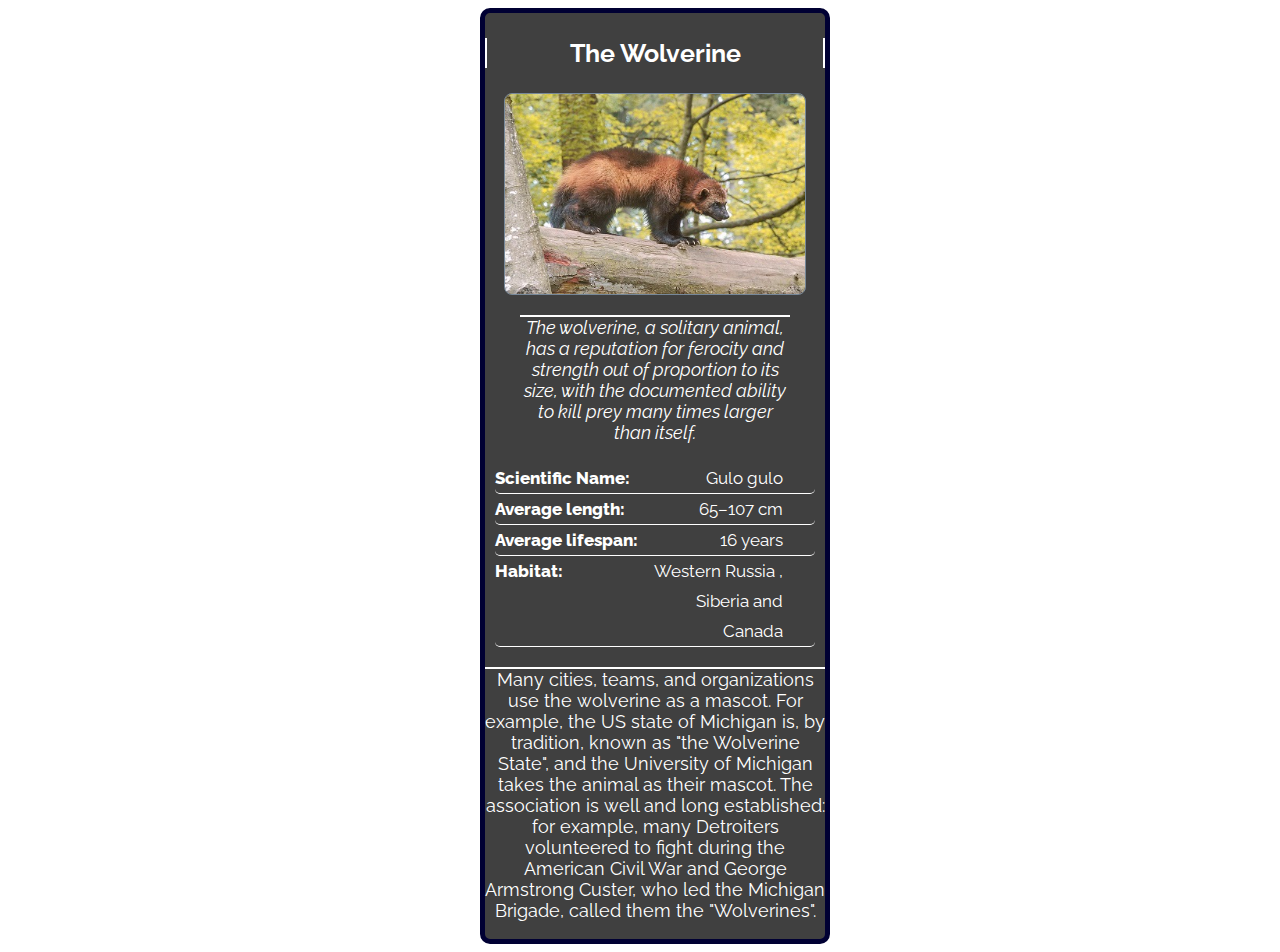
<file: Udacity/animaltc/index.html>
<!DOCTYPE html>
<html>
<head>
	<meta charset="utf-8">
	<title>Animal Trading Cards</title>
	<link rel="stylesheet" href="styles.css">
    <link href="https://fonts.googleapis.com/css?family=Raleway:300,400,400i,700" rel="stylesheet">
</head>
<body>
	<div class = "wrapper">
	 <div class="card">
		<h3 class = "card__header">The Wolverine</h3>
		<img src="logan.jpg" alt="Wolverine" class = "logan">
		<img src="logan2.jpg" alt="Wolverine" class = "logan">
		<img src="logan3.jpg" alt="Wolverine" class = "logan">
		<img src="logan4.jpeg" alt="Wolverine" class = "logan">
		<div class = "card__inner">
			<p class = "common_text italic">The wolverine, a solitary animal, has a reputation for ferocity and strength out of proportion to its size, with the documented ability to kill prey many times larger than itself.</p>
			<ul class = "animal_facts">
				<li class = "animal_fact"><span class="fact_item">Scientific Name:</span><span class="fact_data">Gulo gulo</span></li>
				<li class = "animal_fact"><span class="fact_item">Average length:</span><span class="fact_data"> 65–107 cm</span></li>
				<li class = "animal_fact"><span class="fact_item">Average lifespan:</span><span class="fact_data">16 years</span></li>
                <li class = "animal_fact"><span class="fact_item">Habitat:</span><span class="fact_data">Western Russia , Siberia and Canada</span></li>
			</ul>
			<p class = "common_text">Many cities, teams, and organizations use the wolverine as a mascot. For example, the US state of Michigan is, by tradition, known as "the Wolverine State", and the University of Michigan takes the animal as their mascot. The association is well and long established: for example, many Detroiters volunteered to fight during the American Civil War and George Armstrong Custer, who led the Michigan Brigade, called them the "Wolverines".</p>
		</div>
	 </div>
	</div>
	<script>
        var slideIndex = 0;
        showSlides();
        function showSlides() {
            var i;
            var slides = document.getElementsByClassName("logan");
            for (i = 0; i < slides.length; i++) {
                slides[i].style.display = "none";
            }
            slideIndex++;
            if (slideIndex > slides.length) {
                slideIndex = 1
            }
            slides[slideIndex-1].style.display = "block";
            setTimeout(showSlides, 1300);
        }
</script>
</body>
</html>
</file>
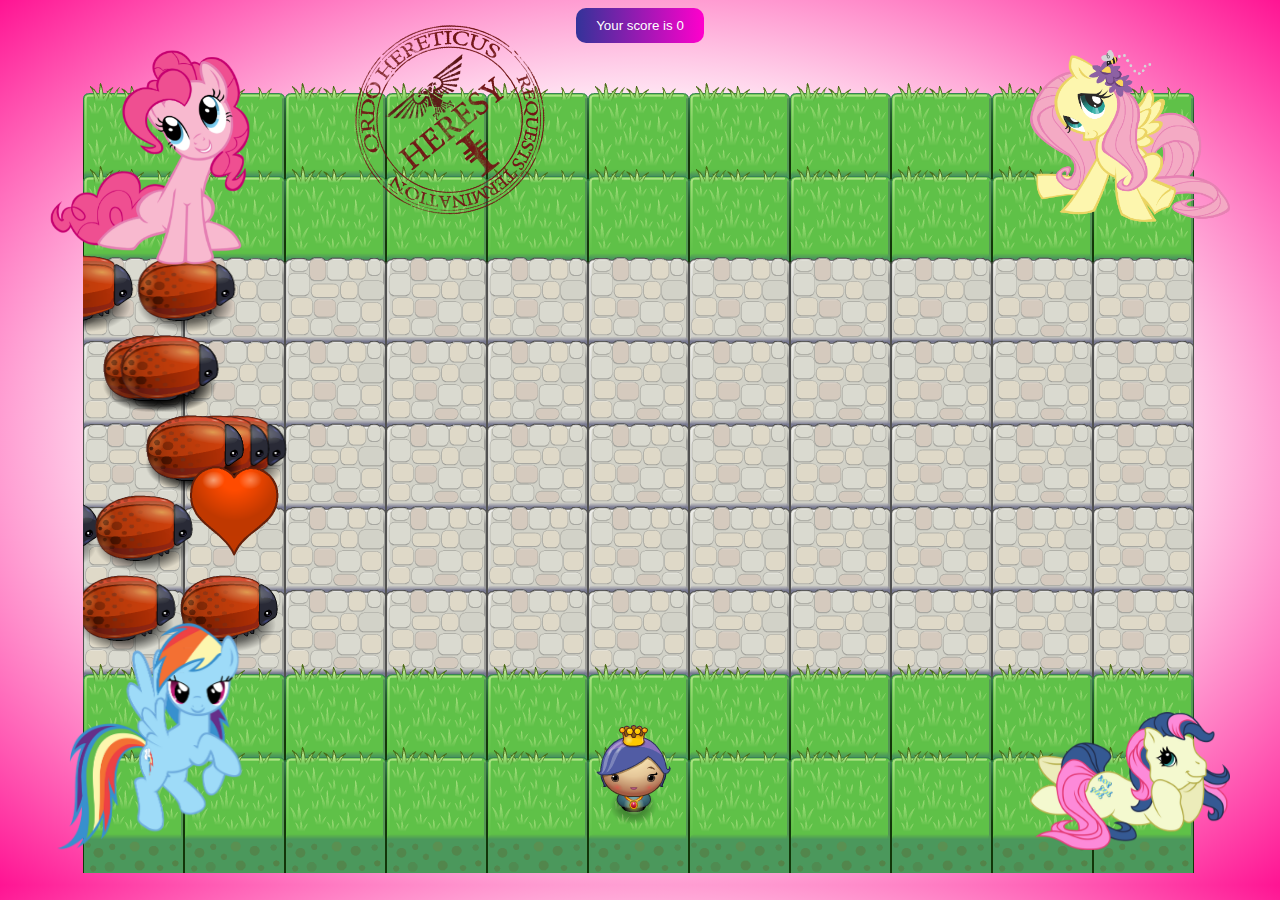
<file: Udacity/arcade-clone/index.html>
<!DOCTYPE html>
<html>
<head>
    <meta charset="UTF-8">
    <title>Arcade-clone</title>
    <link rel="stylesheet" href="css/style.css">
</head>
<body>
<div class="score__box">
    <button class="score__button"></button>
</div>
<div class="pony__container">
    <img src="images/pony0.png" alt="" class="pony pony0">
    <img src="images/pony1.png" alt="" class="pony pony1">
    <img src="images/pony2.png" alt="" class="pony pony2">
    <img src="images/pony3.png" alt="" class="pony pony3">
    <img src="images/Heresy.png" alt="" class="pony heresy">
</div>
<div class="reward__container">
    <div class="modal">
        <p class="reward__text">There expected to be a nice random picture,but it happen to load too slow. Woops. Still restart is here!</p>
        <button class="restart">Restart</button>
    </div>
</div>
<script src="js/resources.js"></script>
<script src="js/app.js"></script>
<script src="js/engine.js"></script>
</body>
</html>
</file>
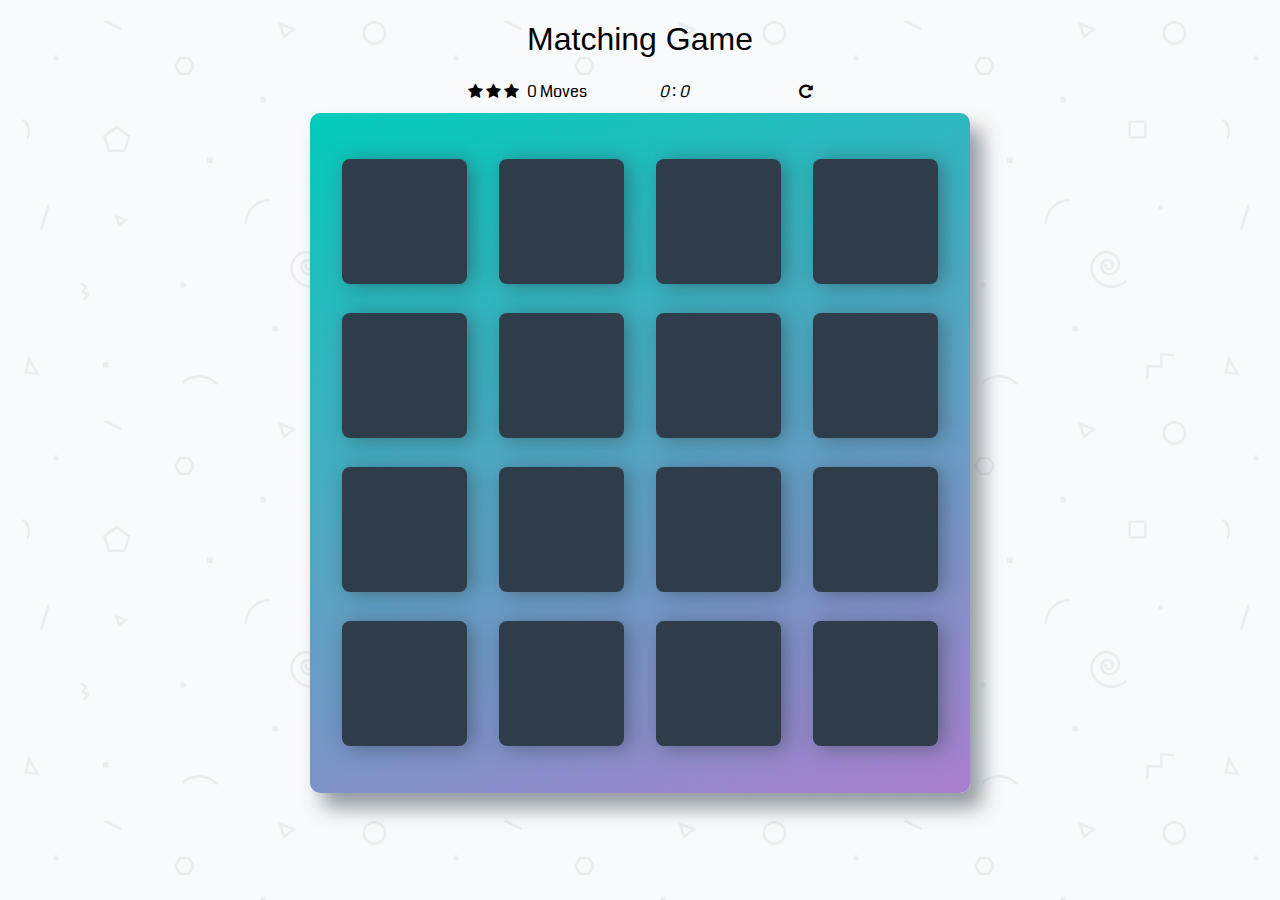
<file: Udacity/memory-Game/index.html>
<!doctype html>
<html lang="en">
<head>
    <meta charset="utf-8">
    <title>Matching Game</title>
    <meta name="description" content="">
    <link rel="stylesheet prefetch" href="https://maxcdn.bootstrapcdn.com/font-awesome/4.6.1/css/font-awesome.min.css">
    <link rel="stylesheet prefetch" href="https://fonts.googleapis.com/css?family=Coda">
    <link rel="stylesheet" href="https://cdn.jsdelivr.net/npm/animate.css@3.5.2/animate.min.css">
    <link rel="stylesheet" href="css/app.css">
</head>
<body>
    <div class="container">
        <header>
            <h1>Matching Game</h1>
        </header>
        <section class="score-panel">
        	<ul class="stars">
        		<li><i class="fa fa-star"></i></li>
        		<li><i class="fa fa-star"></i></li>
        		<li><i class="fa fa-star"></i></li>
        	</ul>
        	<span class="moves">3</span> Moves
            <div class="timer">
                <i class="min">0</i>   :
                <i class="sec">0</i>
            </div>
            <div class="restart">
        		<i class="fa fa-repeat"></i>
        	</div>
        </section>
        <ul class="deck">
            <li class="card">
                <i class="fa fa-diamond"></i>
            </li>
            <li class="card">
                <i class="fa fa-paper-plane-o"></i>
            </li>
            <li class="card match">
                <i class="fa fa-anchor"></i>
            </li>
            <li class="card">
                <i class="fa fa-bolt"></i>
            </li>
            <li class="card">
                <i class="fa fa-cube"></i>
            </li>
            <li class="card match">
                <i class="fa fa-anchor"></i>
            </li>
            <li class="card">
                <i class="fa fa-leaf"></i>
            </li>
            <li class="card">
                <i class="fa fa-bicycle"></i>
            </li>
            <li class="card">
                <i class="fa fa-diamond"></i>
            </li>
            <li class="card">
                <i class="fa fa-bomb"></i>
            </li>
            <li class="card">
                <i class="fa fa-leaf"></i>
            </li>
            <li class="card">
                <i class="fa fa-bomb"></i>
            </li>
            <li class="card open show">
                <i class="fa fa-bolt"></i>
            </li>
            <li class="card">
                <i class="fa fa-bicycle"></i>
            </li>
            <li class="card">
                <i class="fa fa-paper-plane-o"></i>
            </li>
            <li class="card">
                <i class="fa fa-cube"></i>
            </li>
        </ul>
    </div>
    <div class="pop_up">
        <div class="pop_up_content">
            <ul class="content_list">
                <li class="content_item finStars">Stars</li>
                <li class="content_item finMoves">Moves</li>
                <li class="content_item finTime">Time</li>
                <li class="content_item">Wow you are great!</li>
            </ul>
            <button class="content_link">Restart</button>
        </div>
    </div>
    <script src="js/app.js"></script>
</body>
</html>
</file>
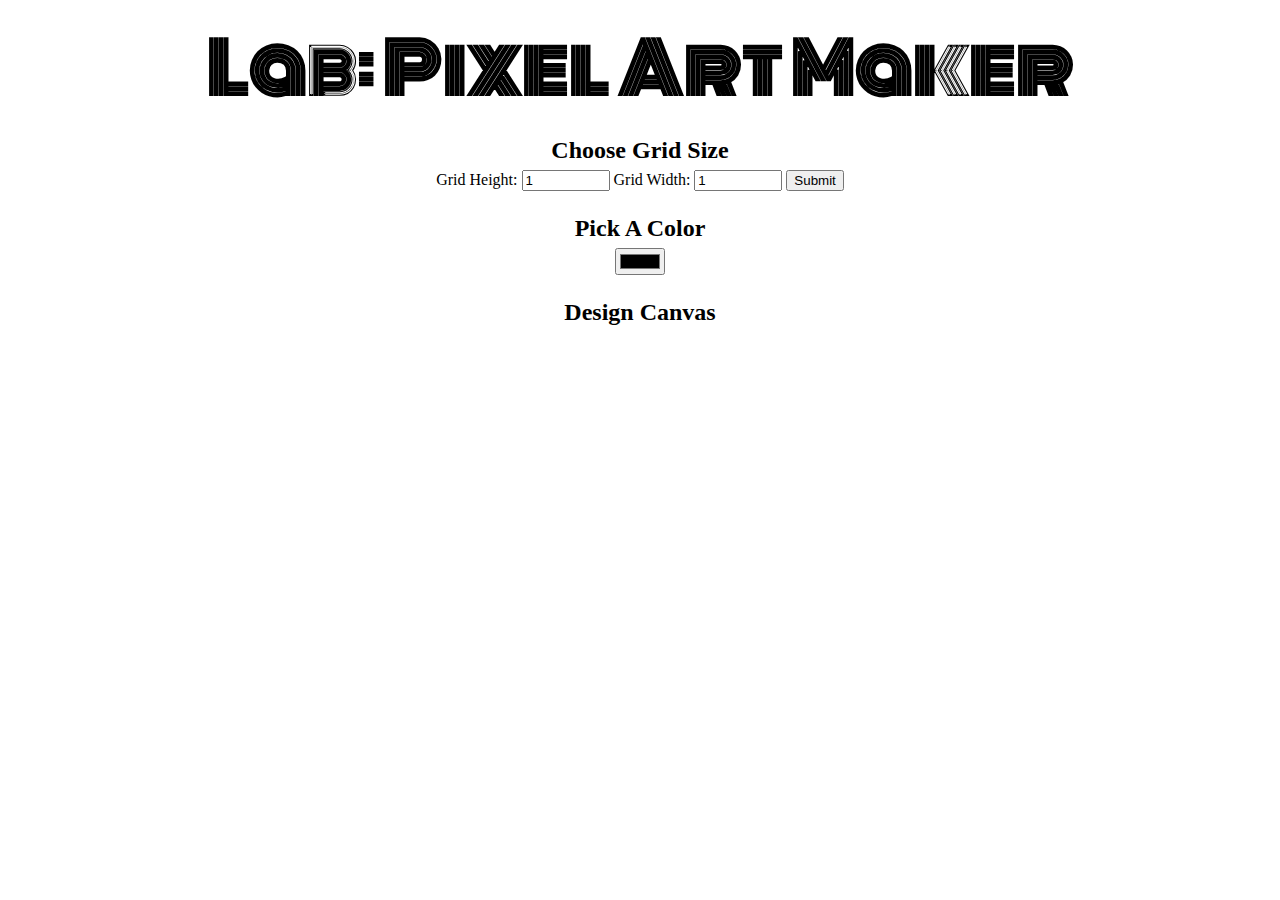
<file: Udacity/pixel-Art/index.html>
<!DOCTYPE html>
<html>
<head>
    <title>Pixel Art Maker!</title>
    <link rel="stylesheet" href="https://fonts.googleapis.com/css?family=Monoton">
    <link rel="stylesheet" href="styles.css">
</head>
<body>
    <h1>Lab: Pixel Art Maker</h1>

    <h2>Choose Grid Size</h2>
    <form id="sizePicker">
        Grid Height:
        <input type="number" id="inputHeight" name="height" min="1" value="1">
        Grid Width:
        <input type="number" id="inputWidth" name="width" min="1" value="1">
        <input type="submit">
    </form>

    <h2>Pick A Color</h2>
    <input type="color" id="colorPicker">

    <h2>Design Canvas</h2>
    <table id="pixelCanvas"></table>

    <script src="designs.js"></script>
</body>
</html>
</file>
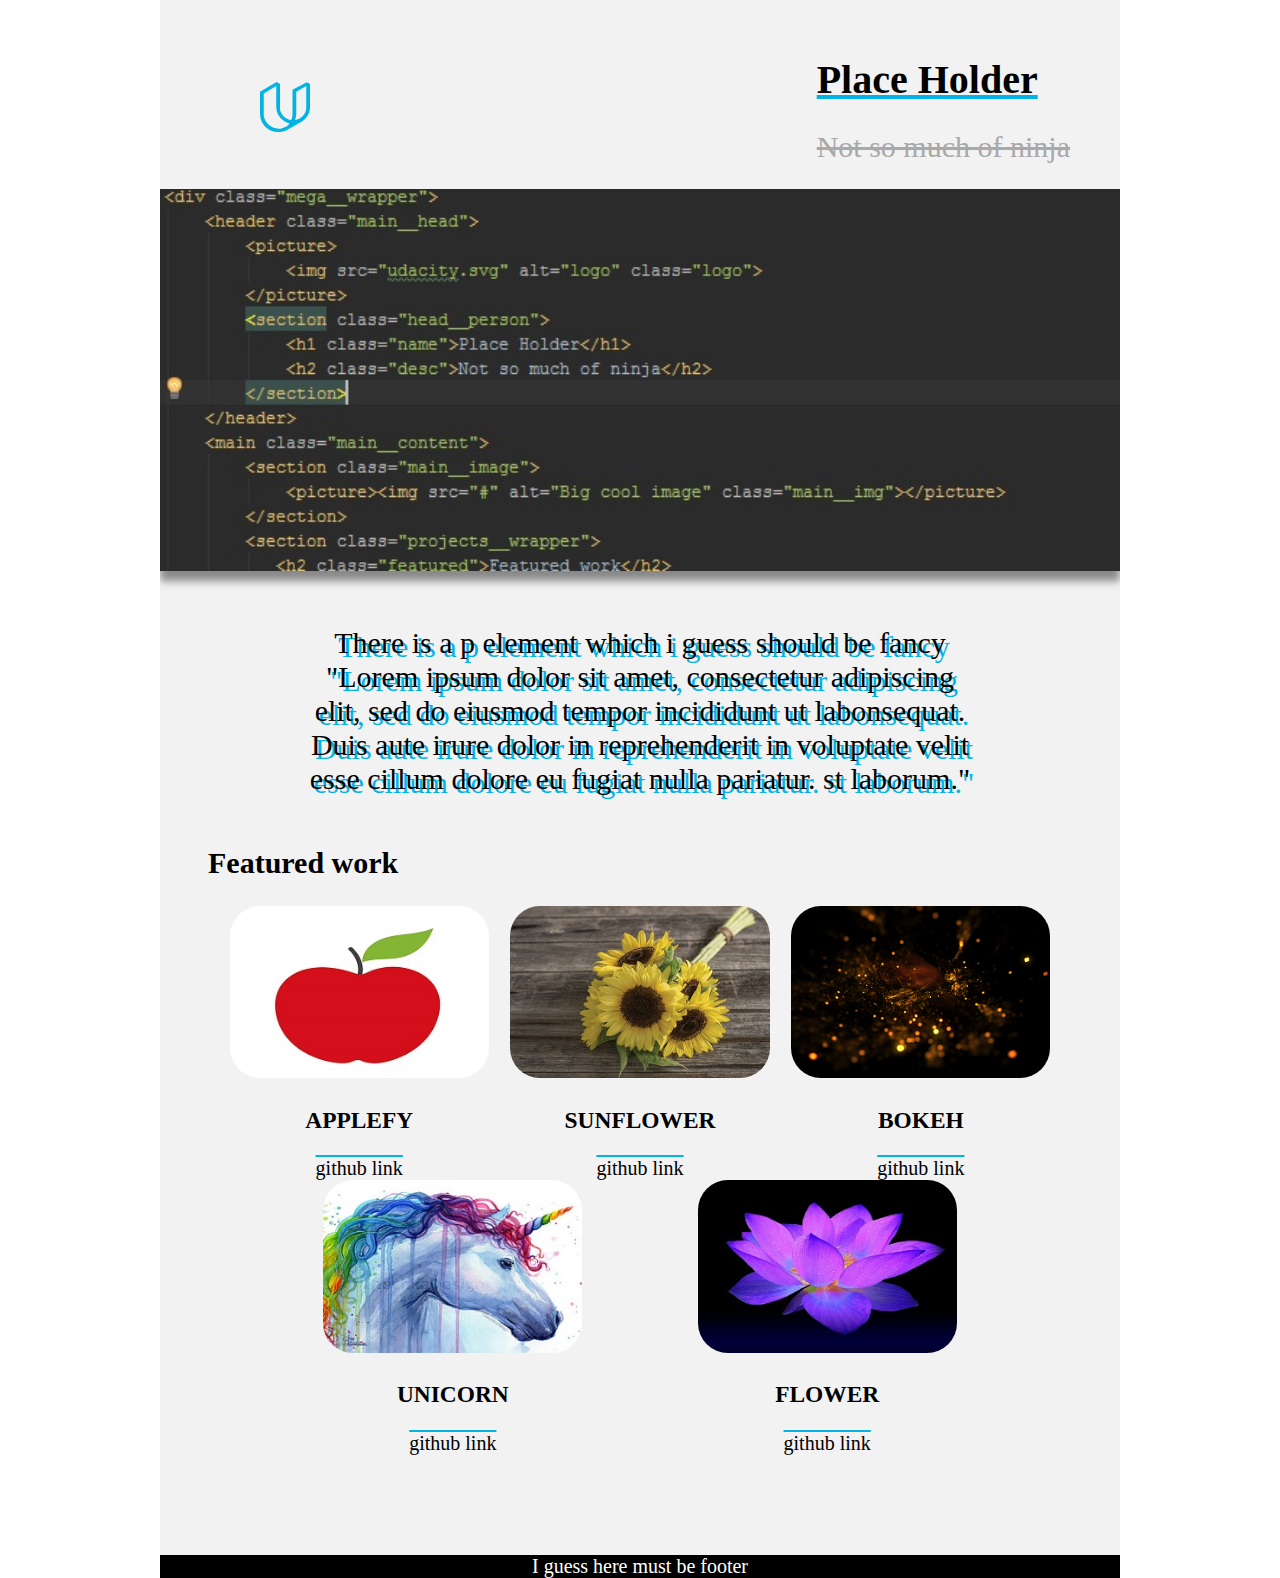
<file: Udacity/portfolio-mockup/index.html>
<!DOCTYPE html>
<html lang="en">
<head>
    <meta charset="UTF-8">
    <meta name="viewport" content="width=device-width, initial-scale=1.0">
    <title>Portfolio mockup</title>
    <link rel="stylesheet" href="css/normalize.css">
    <link rel="stylesheet" href="css/style.css">
</head>
<body>

<!--i really don't know what can be commented here-->
 <div class="mega__wrapper">
     <header class="main__head">
         <picture>
             <img src="img/udacity.svg" alt="logo" class="logo">
         </picture>
         <section class="head__person">
             <h1 class="name">Place Holder</h1>
             <h2 class="desc">Not so much of ninja</h2>
         </section>
     </header>
     <main class="main__content">
         <section class="main__image">
             <picture>
                 <source media="(max-width:767px) and (min-width:426px)"  srcset="img/code-med.jpg">
                 <source media="(max-width:425px)" srcset="img/code-small.jpg">
                 <img src="img/code.jpg" alt="code img">
             </picture>
             <p class="main__text">There is a p element which i guess should be fancy "Lorem ipsum dolor sit amet, consectetur adipiscing elit, sed do eiusmod tempor incididunt ut labonsequat. Duis aute irure dolor in reprehenderit in voluptate velit esse cillum dolore eu fugiat nulla pariatur. st laborum."</p>
         </section>
         <section class="projects__wrapper">
            <h2 class="featured">Featured work</h2>
             <main class="featured__wrapper">
                 <article class="featured__item">
                     <picture class="featured__image"><img src="img/applefy.jpg" alt="applefy"></picture>
                     <h3 class="featured__name">Applefy</h3>
                     <a href="#" class="featured__link">github link</a>
                 </article>
                 <article class="featured__item">
                     <picture class="featured__image"><img src="img/sunflower.jpg" alt="sunflower"></picture>
                     <h3 class="featured__name">Sunflower</h3>
                     <a href="#" class="featured__link">github link</a>
                 </article>
                 <article class="featured__item">
                     <picture class="featured__image"><img src="img/bokeh.png" alt="bokeh"></picture>
                     <h3 class="featured__name">Bokeh</h3>
                     <a href="#" class="featured__link">github link</a>
                 </article>
                 <article class="featured__item">
                     <picture class="featured__image"><img src="img/unicorn.jpg" alt="unicorn"></picture>
                     <h3 class="featured__name">Unicorn</h3>
                     <a href="#" class="featured__link">github link</a>
                 </article>
                 <article class="featured__item">
                     <picture class="featured__image"><img src="img/flower.jpg" alt="flower"></picture>
                     <h3 class="featured__name">Flower</h3>
                     <a href="#" class="featured__link">github link</a>
                 </article>
             </main>
         </section>
     </main>
     <footer class="footer__wrapper">
         <div class="footer__content">
             <span class="footer_text">I guess here must be footer</span>
         </div>
     </footer>
 </div>
</body>
</html>
</file>
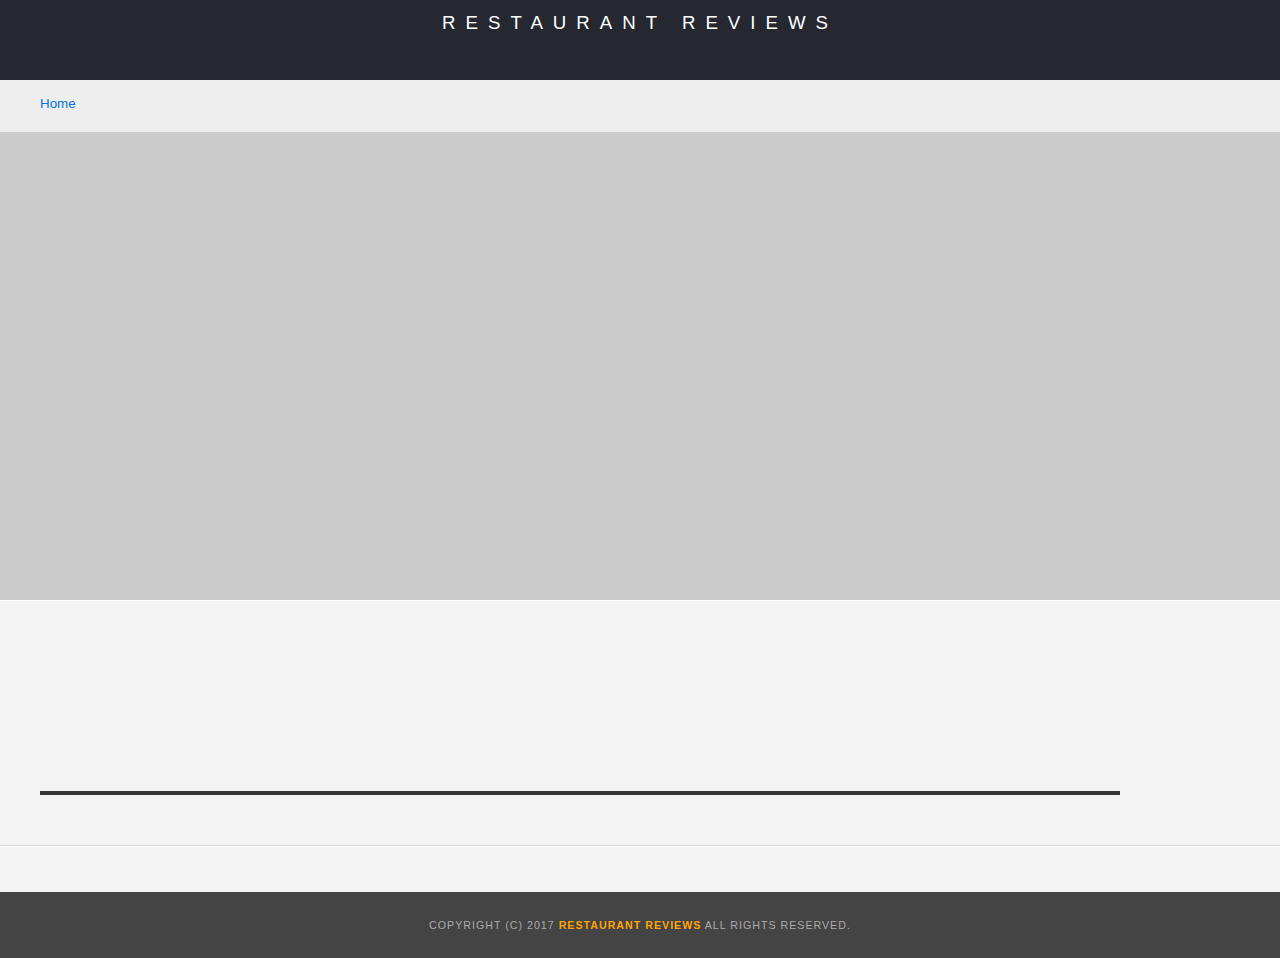
<file: Udacity/restaurant/restaurant.html>
<!DOCTYPE html>
<html>

<head>
  <!-- Normalize.css for better cross-browser consistency -->
  <link rel="stylesheet" src="//normalize-css.googlecode.com/svn/trunk/normalize.css" />
  <meta name="viewport" content="width=device-width, initial-scale=1, viewport-fit=cover">
  <link rel="stylesheet" href="css/styles.css" type="text/css">
  <title>Restaurant Info</title>
</head>

<body class="inside">
  <!-- Beginning header -->
  <header>
    <!-- Beginning nav -->
    <nav>
      <h1><a href="/">Restaurant Reviews</a></h1>
    </nav>
    <!-- Beginning breadcrumb -->
    <ul id="breadcrumb" >
      <li><a href="/">Home</a></li>
    </ul>
    <!-- End breadcrumb -->
    <!-- End nav -->
  </header>
  <!-- End header -->

  <!-- Beginning main -->
  <main id="maincontent">
    <!-- Beginning map -->
    <section id="map-container">
      <div id="map"></div>
    </section>
    <!-- End map -->
    <!-- Beginning restaurant -->
    <section id="restaurant-container">
      <h2 id="restaurant-name"></h2>
      <img id="restaurant-img">
      <p id="restaurant-cuisine"></p>
      <p id="restaurant-address"></p>
      <table id="restaurant-hours"></table>
    </section>
    <!-- end restaurant -->
    <!-- Beginning reviews -->
    <section id="reviews-container">
      <ul id="reviews-list"></ul>
    </section>
    <!-- End reviews -->
  </main>
  <!-- End main -->

  <!-- Beginning footer -->
  <footer id="footer">
    Copyright (c) 2017 <a href="/"><strong>Restaurant Reviews</strong></a> All Rights Reserved.
  </footer>
  <!-- End footer -->

  <!-- Beginning scripts -->
  <!-- Database helpers -->
  <script type="text/javascript" src="js/dbhelper.js"></script>
  <!-- Main javascript file -->
  <script type="text/javascript" src="js/restaurant_info.js"></script>
  <!-- Google Maps -->
  <script async defer src="https://maps.googleapis.com/maps/api/js?key=AIzaSyDrhAyG4dTeZv20uB-O_31nFUE5vfFka_A&libraries=places&callback=initMap"></script>
  <!-- End scripts -->

</body>

</html>
</file>
<file: Udacity/animaltc/styles.css>
<<<<<<< HEAD
body{
    background-color: black;
}
.wrapper{
    font-family: 'Raleway', sans-serif;
	width:320px;
	margin:0 auto;
	text-align: center;
    color:white;
    font-size:18px;
}
.card{
	width:340px;
	margin: 0 auto;
	border:5px solid rgb(0, 0, 51);
	border-radius: 10px;
	background-color: rgb(64, 64, 64);
}
.card__header{
	font-size:25px;
    border-left:2px solid white;
    border-right:2px solid white;
}
.card__header:hover{
    color:#525c65;
    background-color: #02b3e4;
    border-right-color:#525c65;
    border-left-color:#525c65;
}
.logan{
	width:300px;
	height:200px;
	border-radius: 8px;
	margin:0 auto;
    border:1px solid lightslategrey;
}
.logan:hover{
    border-color:#02b3e4;
}
.animal_facts{
    width:320px;
    margin:0 auto;
	padding-left:0;
	list-style-type: none;
	text-align: left;
	font-size:17px;
	margin-top:20px;
	margin-bottom: 20px;
	line-height: 30px;
}
.animal_fact{
    display: block;
    border-bottom: 1px solid white;
    border-radius:5px;
}
.animal_fact:hover{
    border-color:#02b3e4;
}
.animal_facts:last-child{
    margin-top:20px;
}

.animal_fact >span {
	display:inline-block;
    vertical-align: top;
}

.fact_item{
    font-weight: 800;
    text-align: left;
    width:45%
}
.fact_data{
    text-align: right;
    width:45%
}
.italic{
	font-style: italic;
	width:270px;
	margin:0 auto;
	margin-top:20px;
	margin-bottom:20px;
}
.common_text{
    border-top:2px solid white;
=======
body{
    background-color: black;
}
.wrapper{
    font-family: 'Raleway', sans-serif;
	width:320px;
	margin:0 auto;
	text-align: center;
    color:white;
    font-size:18px;
}
.card{
	width:340px;
	margin: 0 auto;
	border:5px solid rgb(0, 0, 51);
	border-radius: 10px;
	background-color: rgb(64, 64, 64);
}
.card__header{
	font-size:25px;
    border-left:2px solid white;
    border-right:2px solid white;
}
.card__header:hover{
    color:#525c65;
    background-color: #02b3e4;
    border-right-color:#525c65;
    border-left-color:#525c65;
}
.logan{
	width:300px;
	height:200px;
	border-radius: 8px;
	margin:0 auto;
    border:1px solid lightslategrey;
}
.logan:hover{
    border-color:#02b3e4;
}
.animal_facts{
    width:320px;
    margin:0 auto;
	padding-left:0;
	list-style-type: none;
	text-align: left;
	font-size:17px;
	margin-top:20px;
	margin-bottom: 20px;
	line-height: 30px;
}
.animal_fact{
    display: block;
    border-bottom: 1px solid white;
    border-radius:5px;
}
.animal_fact:hover{
    border-color:#02b3e4;
}
.animal_facts:last-child{
    margin-top:20px;
}

.animal_fact >span {
	display:inline-block;
    vertical-align: top;
}

.fact_item{
    font-weight: 800;
    text-align: left;
    width:45%
}
.fact_data{
    text-align: right;
    width:45%
}
.italic{
	font-style: italic;
	width:270px;
	margin:0 auto;
	margin-top:20px;
	margin-bottom:20px;
}
.common_text{
    border-top:2px solid white;
>>>>>>> dc327a25f761591ac1afb7b9e775743c7911a285
}
</file>
<file: Udacity/arcade-clone/css/style.css>
body {
    text-align: center;
    background: radial-gradient(hotpink,white,deeppink);
}

.pony{
    width:200px;
}
.pony0{
    position: absolute;
    right:50px;
    top:50px;
}
.pony1{
     position: absolute;
     left:50px;
     top:50px;
 }
.pony2{
    position: absolute;
    left:50px;
    bottom:50px;
}
.pony3{
    position: absolute;
    right:50px;
    bottom:50px;
}
.heresy{
    position: absolute;
    top:20px; left:350px;
    transform: rotate(-20deg);
}
.reward__container{
    display: none;
    width:100%;
    margin:0 auto;
    text-align: center;
    position: relative;
    background:rgba(0,0,0,0.5);
}
.modal{
    width:80%;
    height:600px;
    margin:0 auto;
    position: absolute;
    left:270px;
    top:100px;
    background:rgba(0,0,0,0.8);
    z-index: 1;
    color:white;
    font-size:30px;
}
.restart{
    width:300px;
    font-size:30px;
    margin: 0 auto;
    padding:50px 30px;
    margin-top:100px;
    background: radial-gradient(#52c234, #061700);
    color:goldenrod;
    border: none;
    border-radius:50%;
}

.score__button{
    outline: none;
    border:none;
    border-radius:10px;
    padding:10px 20px;
    color:white;
    background: linear-gradient(to left, #ff00cc, #333399);
}
</file>
<file: Udacity/memory-Game/css/app.css>
html {
    box-sizing: border-box;
}


*,
*::before,
*::after {
    box-sizing: inherit;
}


html,
body {
    width: 100%;
    height: 100%;
    margin: 0;
    padding: 0;
    position: relative;
}


body {
    background: #ffffff url('../img/geometry2.png'); /* Background pattern from Subtle Patterns */
    font-family: 'Coda', cursive;
    overflow: auto;
}


.container {
    display: flex;
    justify-content: center;
    align-items: center;
    flex-direction: column;
}


h1 {
    font-family: 'Open Sans', sans-serif;
    font-weight: 300;
}


/*
 * Styles for the deck of cards
 */


.deck {
    width: 660px;
    min-height: 680px;
    background: linear-gradient(160deg, #02ccba 0%, #aa7ecd 100%);
    padding: 32px;
    border-radius: 10px;
    box-shadow: 12px 15px 20px 0 rgba(46, 61, 73, 0.5);
    display: flex;
    flex-wrap: wrap;
    justify-content: space-between;
    align-items: center;
    margin: 0 0 3em;
}


.deck .card {
    height: 125px;
    width: 125px;
    background: #2e3d49;
    font-size: 0;
    color: #fff;
    border-radius: 8px;
    cursor: pointer;
    display: flex;
    justify-content: center;
    align-items: center;
    box-shadow: 5px 2px 20px 0 rgba(46, 61, 73, 0.5);
}


.deck .card.open {
    transform: rotateY(0);
    background: #02b3e4;
    cursor: default;
}


.deck .card.show {
    font-size: 33px;
}


.deck .card.match {
    cursor: default;
    background: #02ccba;
    font-size: 33px;
}


/*
 * Styles for the Score Panel
 */


.score-panel {
    text-align: left;
    width: 345px;
    margin-bottom: 10px;
}


.score-panel .stars {
    margin: 0;
    padding: 0;
    display: inline-block;
    margin: 0 5px 0 0;
}


.score-panel .stars li {
    list-style: none;
    display: inline-block;
}


.score-panel .restart {
    float: right;
    cursor: pointer;
}


.timer {
    display: inline-block;
    text-align: right;
    margin-left: 20%;
}
/*Pop Up*/

.pop_up {
    width: 100%;
    margin: 0 auto;
    display: none;
    position: absolute;
    top: -400px;
}


.pop_up_content {
    border-radius: 30px;
    width: 700px;
    margin: 0 auto;
    display: flex;
    text-align: center;
    justify-content: space-between;
    background-color: cornflowerblue;
    animation: popUpDrop 1s ease forwards;
}


.pop_up_content > * {
    vertical-align: top;
    text-align: center;
}


.content_list {
    list-style-type: none;
    margin-left: 50px;
    font-size: 20px;
}


.content_link {
    border: none;
    outline: none;
    padding: 10px 20px;
    border-radius: 0 15px 15px 0;
    background-color: limegreen;
    font-size: 25px;
    font-weight: normal;
}
/*Pop Up*/

@keyframes popUpDrop {
    0%{}
    75% { transform: translateY( 730px)}
    100%{ transform: translateY( 700px)}
}
</file>
<file: Udacity/pixel-Art/styles.css>
body {
    text-align: center;
}

h1 {
    font-family: Monoton;
    font-size: 70px;
    margin: 0.2em;
}

h2 {
    margin: 1em 0 0.25em;
}

h2:first-of-type {
    margin-top: 0.5em;
}

table,
tr,
td {
    border: 1px solid black;
}

table {
    border-collapse: collapse;
    margin: 0 auto;
}

tr {
    height: 20px;
}

td {
    width: 20px;
}

input[type=number] {
    width: 6em;
}
</file>
<file: Udacity/portfolio-mockup/css/style.css>
/*a comment for serious business*/

body {
    margin: 0 auto;
    font-size:20px;
}

.mega__wrapper {
    width: 75%;
    margin: 0 auto;
    background: rgb(242, 242, 242);
    overflow: auto;
}

.main__head {
    display: flex;
    justify-content: space-between;
    overflow: auto;
    align-items: center;
}

.main__head > picture {
    margin-top: 30px;
    margin-left: 100px;
}

.logo {
    width: 50px;
    height: 50px;
}

.head__person {
    margin-top: 30px;
    margin-right: 50px;
}

.name {
    font-weight: 700;
    text-decoration: underline;
    text-decoration-color: #02b3e4;
}

.desc {
    font-weight: 300;
    text-decoration: line-through;
    color: darkgrey;
}

.main__image > picture > img{
    box-shadow: 0 10px 8px #888;
    width:100%;
}

.main__img {
    width: 100%;
}
.main__text{
    text-align: center;
    font: 30px italic;
    text-shadow: 4px 4px #02b3e4;
    width: 70%;
    margin: 50px auto;
}
.projects__wrapper {
    width: 90%;
    margin: 0 auto 100px;
}

.featured__wrapper {
    display: flex;
    justify-content: space-evenly;
    align-items: center;
    margin: 0 auto;
    flex-wrap: wrap;
    flex-shrink: 1;
}

.featured__item {
    width: 30%;
    text-align: center;
}

.featured__image > img {
    width: 100%;
    border-radius:30px;
}

.featured__name {
    text-transform: uppercase;
}

.featured__link {
    text-decoration: overline ;
    text-decoration-color: #02b3e4;
    color: black;
    font-size: 20px;
}

.footer__content {
    margin: 0 auto;
    font-size: 20px;
    text-align: center;
    color: white;
    background-color: black;
}

@media only screen and (max-width:767px){
    .mega__wrapper{
        width:95%;
    }
    .logo {
        width: 40px;
        height: 40px;
    }
    .main__text{
        font-size:23px;
    }
    .main__head > picture {
        margin-top: 25px;
        margin-left: 40px;
    }
    .head__person{
        margin-right: 25px;
        margin-top: 40px;
    }
    .projects__wrapper {
        text-align: center;
    }

    .featured {
        font-size: 30px;
    }

    .featured__wrapper {
        flex-direction: column;
    }

    .featured__item {
        width: 50%;
    }
    .footer_text{
        font-size:40px;
    }

}


@media only screen and (max-width:425px){
    .mega__wrapper{
        width:100%;
    }

    .logo {
        width: 20px;
        height: 20px;
    }
    .name,
    .desc{
        font-size: 20px;
    }

    .main__image > picture > img{
        width:100%;
    }
    .main__head > picture {
        margin-top: 10px;
        margin-left: 15px;
    }
    .head__person{
        margin-right:15px;
        margin-top:10px;
    }
    .main__text{
        font-size:18px;
    }
    .projects__text{
        font-size:80px;
        display: block;
    }
    .featured {
        font-size: 30px;
    }

    .featured__item {
        width: 80%;
        font-size: 20px;
        margin-bottom: 50px;
    }

    .footer_text{
        font-size:30px;
    }
}
</file>
<file: Udacity/restaurant/css/styles.css>
@charset "utf-8";
/* CSS Document */
*{
  box-sizing: border-box;
}
body,td,th,p{
	font-family: Arial, Helvetica, sans-serif;
	font-size: 10pt;
	color: #333;
	line-height: 1.5;
}
body {
	background-color: #fdfdfd;
	margin: 0;
	position:relative;
}
ul, li {
	font-family: Arial, Helvetica, sans-serif;
	font-size: 10pt;
	color: #333;
}
a {
	color: orange;
	text-decoration: none;
}
a:hover, a:focus {
	color: #3397db;
	text-decoration: none;
}
a img{
	border: none 0 #fff;
}
h1, h2, h3, h4, h5, h6 {
  font-family: Arial, Helvetica, sans-serif;
  margin: 0 0 20px;
}
article, aside, canvas, details, figcaption, figure, footer, header, hgroup, menu, nav, section {
	display: block;
}
#maincontent {
  background-color: #f3f3f3;
  min-height: 100%;
}
#footer {
  background-color: #444;
  color: #aaa;
  font-size: 8pt;
  letter-spacing: 1px;
  padding: 25px;
  text-align: center;
  text-transform: uppercase;
}
/* ====================== Navigation ====================== */
nav {
  width: 100%;
  height: 80px;
  background-color: #252831;
  text-align:center;
}
nav h1 {
  margin: auto;
}
nav h1 a {
  color: #fff;
  font-size: 14pt;
  font-weight: 200;
  letter-spacing: 10px;
  text-transform: uppercase;
}
#breadcrumb {
    padding: 10px 40px 16px;
    list-style: none;
    background-color: #eee;
    font-size: 17px;
    margin: 0;
    width: 100%;
}

/* Display list items side by side */
#breadcrumb li {
    display: inline;
}

/* Add a slash symbol (/) before/behind each list item */
#breadcrumb li+li:before {
    padding: 8px;
    color: black;
    content: "/\00a0";
}

/* Add a color to all links inside the list */
#breadcrumb li a {
    color: #0275d8;
    text-decoration: none;
}

/* Add a color on mouse-over */
#breadcrumb li a:hover {
    color: #01447e;
    text-decoration: underline;
}
/* ====================== Map ====================== */
#map {
  height: 400px;
  width: 100%;
  background-color: #ccc;
}
/* ====================== Restaurant Filtering ====================== */
.filter-options {
  width: 100%;
  background-color: #3397DB;
  align-items: center;
}
.filter-options h2 {
  color: white;
  font-size: 1rem;
  font-weight: normal;
  line-height: 1;
  margin: 0 20px;
}
.filter-options select {
  background-color: white;
  border: 1px solid #fff;
  font-family: Arial,sans-serif;
  font-size: 11pt;
  height: 35px;
  letter-spacing: 0;
  margin: 10px;
  padding: 0 10px;
  width: 200px;
}
#cuisines-select:focus,
#neighborhoods-select:focus{
  background-color: #fd971f;
}

/* ====================== Restaurant Listing ====================== */
#restaurants-list {
  background-color: #f3f3f3;
  list-style: outside none none;
  margin: 0;
  padding: 30px 15px 60px;
  text-align: center;
}
#restaurants-list li {
  background-color: #fff;
  border: 2px solid #ccc;
  font-family: Arial,sans-serif;
  margin: 15px;
  min-height: 380px;
  padding: 0 30px 25px;
  text-align: left;
  width: 270px;
}
#restaurants-list .restaurant-img {
  background-color: #ccc;
  display: block;
  margin: 0;
  max-width: 100%;
  min-height: 248px;
  min-width: 100%;
  border-radius:5px;
}
#restaurants-list li h1 {
  color: #f18200;
  font-family: Arial,sans-serif;
  font-size: 1.2em;
  font-weight: 200;
  letter-spacing: 0;
  line-height: 1.3;
  margin: 20px 0 10px;
  text-transform: uppercase;
}
#restaurants-list p {
  margin: 0;
  font-size: 11pt;
}
#restaurants-list li a {
  background-color: orange;
  border-bottom: 3px solid #eee;
  color: #fff;
  display: inline-block;
  font-size: 10pt;
  margin: 15px 0 0;
  padding: 8px 30px 10px;
  text-align: center;
  text-decoration: none;
  text-transform: uppercase;
}

/* ====================== Restaurant Details ====================== */
.inside{
  color:red;
}
.inside header {
  position: fixed;
  top: 0;
  width: 100%;
  z-index: 1000;
}
.inside #map-container {
  background: blue none repeat scroll 0 0;
  width: 100%;
  height:600px;
}
.inside #map {
  background-color: #ccc;
  height: 100%;
  width: 100%;
}
.inside #footer {
  bottom: 0;
  position: absolute;
  width: 100%;
}
#restaurant-name {
  color: #f18200;
  font-family: Arial,sans-serif;
  font-size: 20pt;
  font-weight: 200;
  letter-spacing: 0;
  margin: 15px 0 30px;
  text-transform: uppercase;
  line-height: 1.1;
}
#restaurant-img {
	width: 90%;
}
#restaurant-address {
  font-size: 12pt;
  margin: 10px 0;
}
#restaurant-cuisine {
  background-color: #333;
  color: #ddd;
  font-size: 12pt;
  font-weight: 300;
  letter-spacing: 10px;
  margin: 0 0 20px;
  padding: 2px 0;
  text-align: center;
  text-transform: uppercase;
  width: 90%;
}

#restaurant-container, #reviews-container {
  border-bottom: 1px solid #d9d9d9;
  border-top: 1px solid #fff;
  padding: 140px 40px 30px;
  width: 100%;
}
#reviews-container {
  padding: 30px 40px 80px;
}
#reviews-container h2 {
  color: #f58500;
  font-size: 24pt;
  font-weight: 300;
  letter-spacing: -1px;
  padding-bottom: 1pt;
}
#reviews-list {
  margin: 0;
  padding: 0;
}
#reviews-list li {
  background-color: #fff;
    border: 2px solid #f3f3f3;
  display: block;
  list-style-type: none;
  margin: 0 0 30px;
  overflow: hidden;
  padding: 0 20px 20px;
  position: relative;
  width: 85%;
}
#reviews-list li p {
  margin: 0 0 10px;
}
#restaurant-hours td {
  color: #666;
}
/* Media*/


@media  screen and (max-width: 425px){
  #maincontent{
    width:100%;
  }
  #restaurants-list{
    width:100%;
    display: flex;
    justify-content: space-around;
    flex-wrap: wrap;
    padding:2% 1% 4% 1%;
  }
  #restaurants-list .restaurant-img{
    min-width:100%;
    min-height: 0;
  }
  #restaurants-list li {
    width:100%;
    margin:1%;
    padding:1%;
  }
  .filter-options {
    width: 100%;
    background-color: #3397DB;
    align-items: center;
    text-align: center;
  }
}


@media all and (min-width: 426px) and (max-width: 767px) {
  .inside #maincontent #map-container{
    position:static;
    display:block;
    width:100%;
  }
  #maincontent{
    width:100%;
  }
  #restaurants-list{
    width:100%;
    display: flex;
    justify-content: space-around;
    flex-wrap: wrap;
    padding:2% 1% 4% 1%;
  }
  #restaurants-list .restaurant-img{
    min-width:100%;
    min-height: 0;
  }
  #restaurants-list li {
    width:45%;
    margin:1%;
    padding:1%;
    min-height: 0;
  }
}


@media  screen and (min-width: 768px) and (max-width:1279px) {
  #maincontent{
    width:100%;
  }
  #restaurants-list{
    display: flex;
    flex-wrap: wrap;
    justify-content: space-evenly;
  }
  #restaurants-list li {
    width:33%;
    min-height: 0;
  }
  #restaurants-list .restaurant-img{
    min-width:100%;
    min-height: 0;
  }
}

@media  screen and (min-width: 1280px){
  #restaurants-list{
    display: flex;
    flex-wrap: wrap;
    justify-content: space-evenly;
  }
  #restaurants-list li {
    width:25%;
  }
}
</file>
